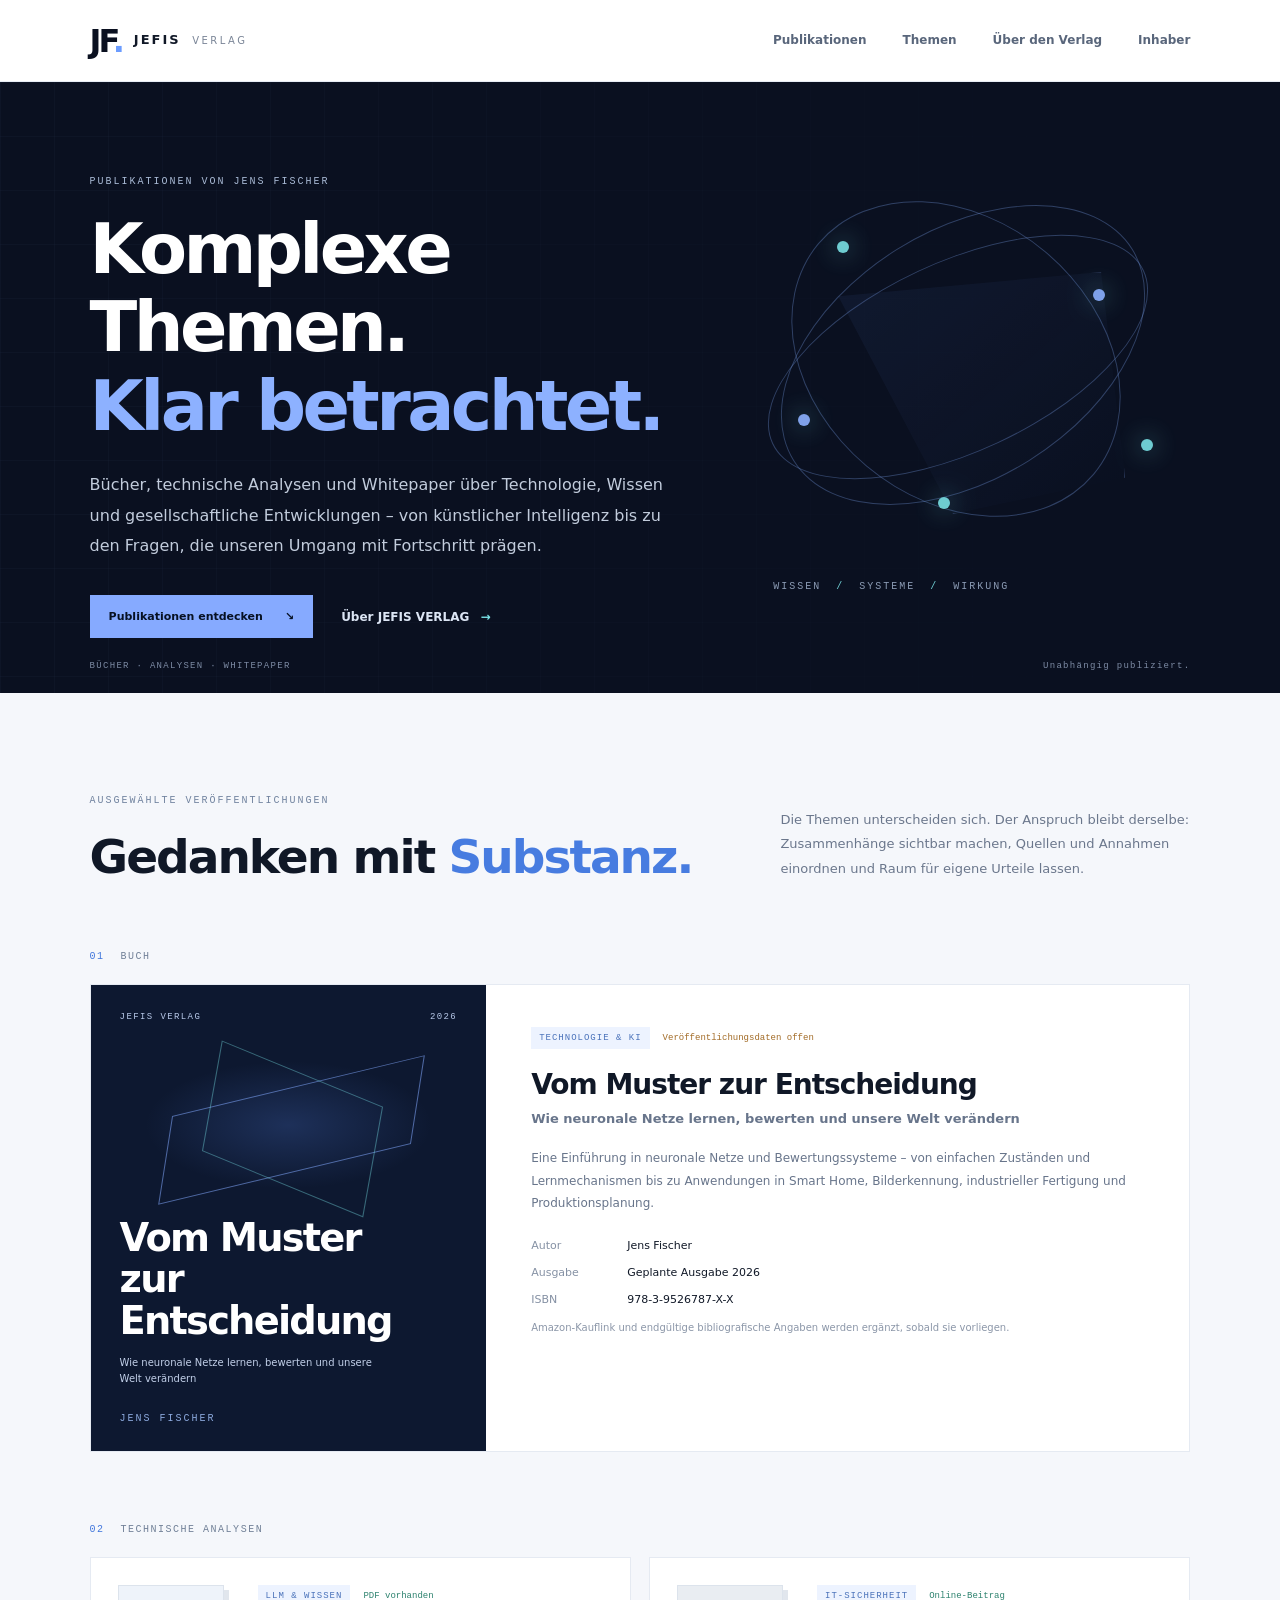
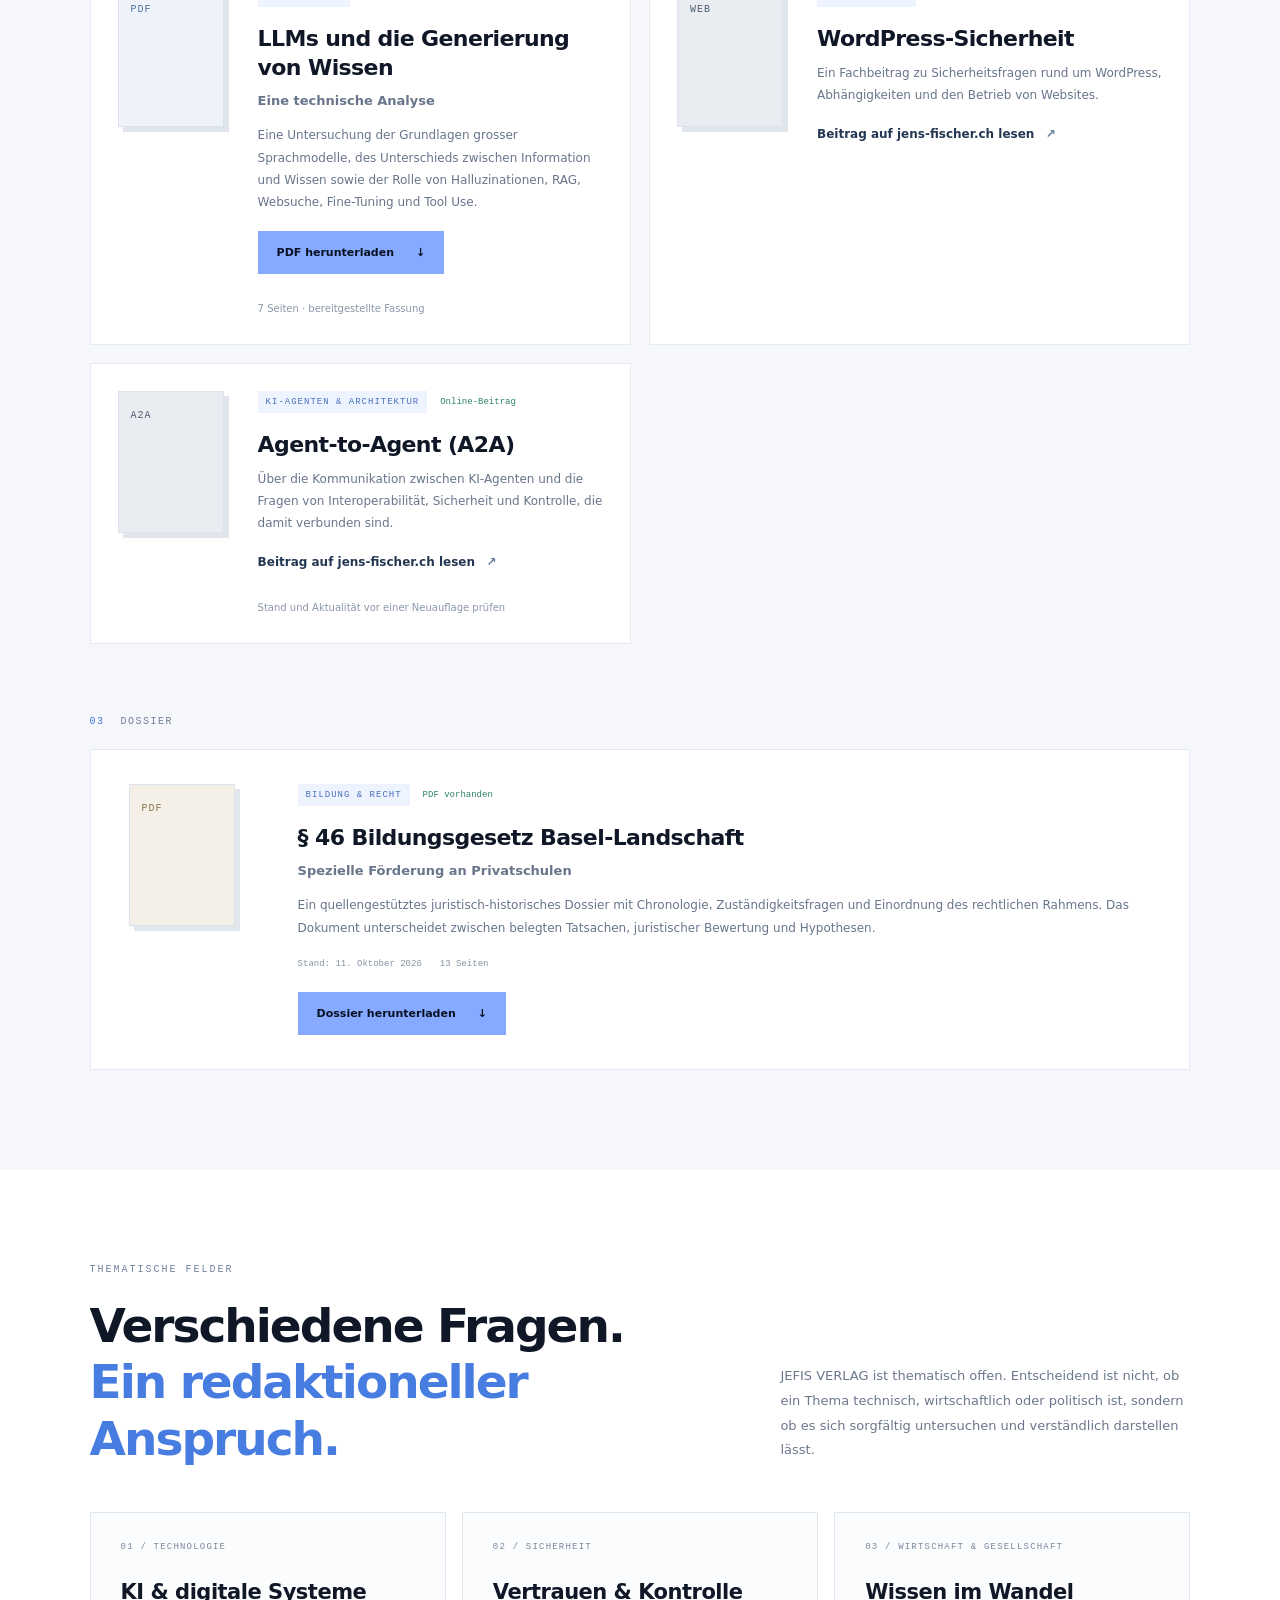
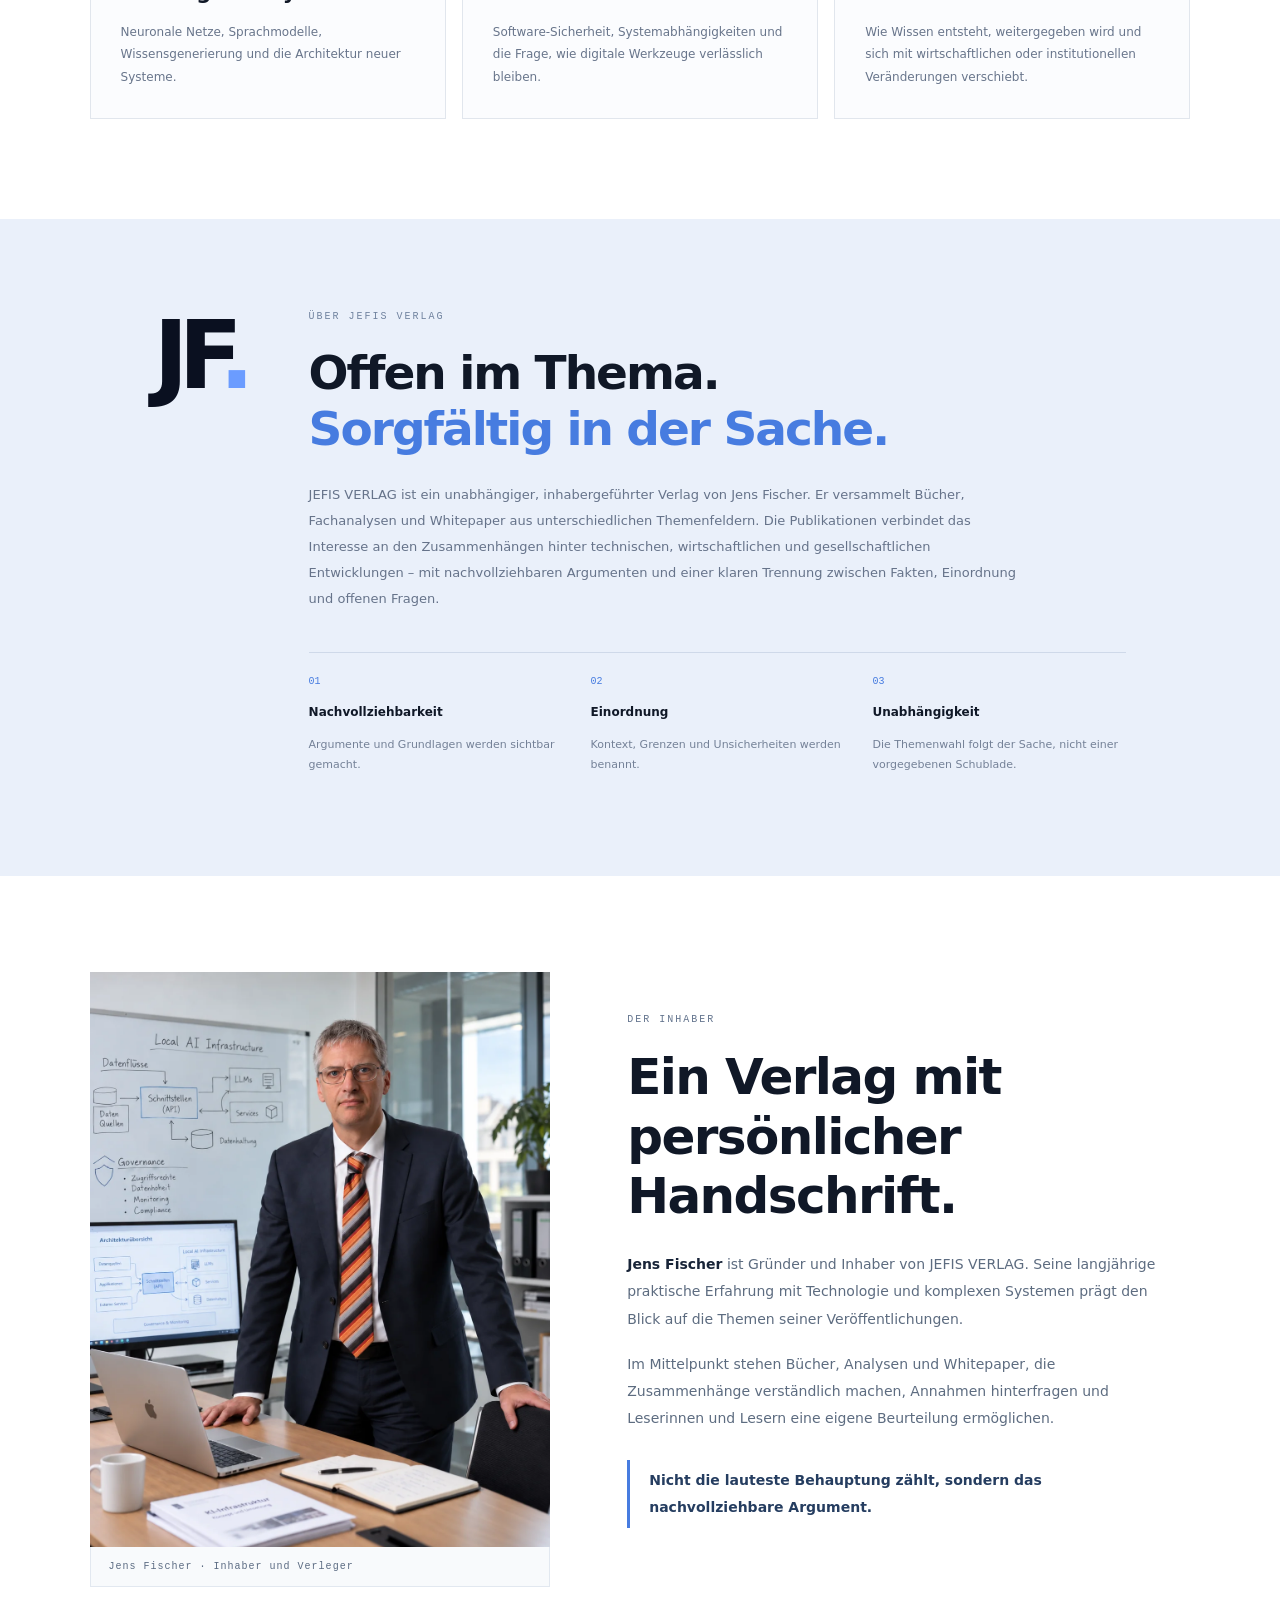
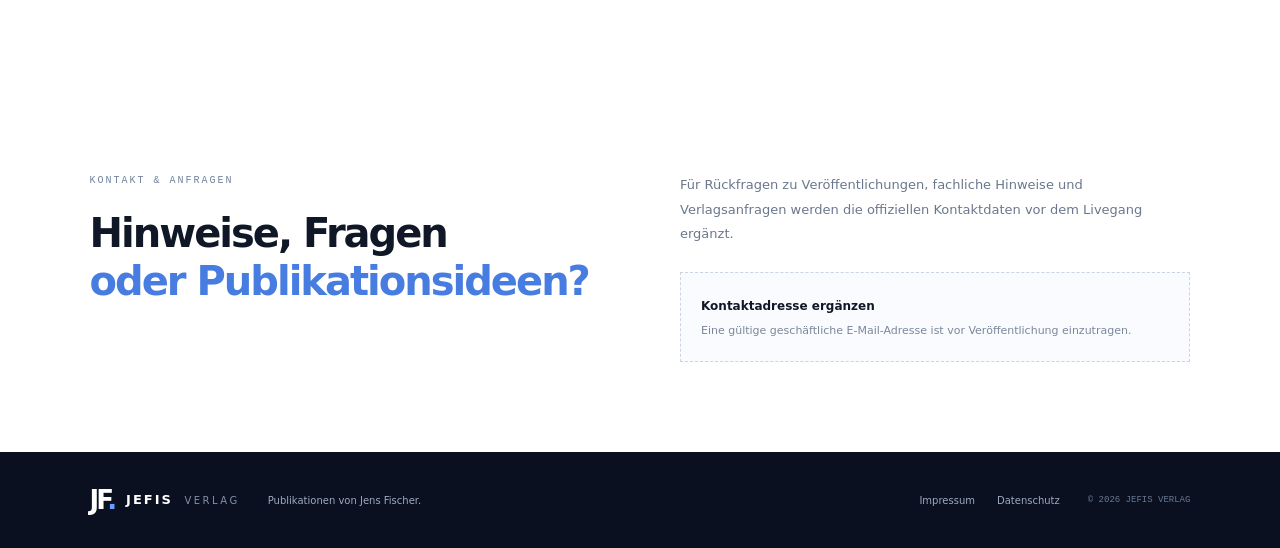
<file: index.html>
<!DOCTYPE html>

<html lang="de-CH">
<head>
<meta charset="utf-8"/>
<meta content="width=device-width, initial-scale=1" name="viewport"/>
<meta content="JEFIS VERLAG – Bücher, Fachanalysen und Whitepaper von Jens Fischer zu Technologie, Wissen, Sicherheit und gesellschaftlichem Wandel." name="description"/>
<meta content="#111a28" name="theme-color"/>
<title>JEFIS VERLAG — Publikationen von Jens Fischer</title>
<link href="assets/styles.css" rel="stylesheet"/>
</head>
<body>
<a class="skip-link" href="#inhalt">Zum Inhalt springen</a>
<header class="site-header">
<a aria-label="JEFIS VERLAG Startseite" class="brand" href="index.html"><span class="brand-mark">JF<span>.</span></span><span class="brand-name">JEFIS <b>VERLAG</b></span></a>
<nav aria-label="Hauptnavigation"><a href="#publikationen">Publikationen</a><a href="#themen">Themen</a><a href="#verlag">Über den Verlag</a><a href="#inhaber">Inhaber</a></nav>
</header>
<main id="inhalt">
<section class="hero">
<div class="hero-grid"></div>
<div class="hero-content">
<p class="eyebrow">Publikationen von Jens Fischer</p>
<h1>Komplexe Themen.<br/><span>Klar betrachtet.</span></h1>
<p class="hero-copy">Bücher, technische Analysen und Whitepaper über Technologie, Wissen und gesellschaftliche Entwicklungen – von künstlicher Intelligenz bis zu den Fragen, die unseren Umgang mit Fortschritt prägen.</p>
<div class="hero-actions"><a class="button button-primary" href="#publikationen">Publikationen entdecken <span aria-hidden="true">↘</span></a><a class="text-link" href="#verlag">Über JEFIS VERLAG <span aria-hidden="true">→</span></a></div>
</div>
<div aria-hidden="true" class="hero-art"><div class="orbit orbit-one"></div><div class="orbit orbit-two"></div><div class="orbit orbit-three"></div><div class="node node-a"></div><div class="node node-b"></div><div class="node node-c"></div><div class="node node-d"></div><div class="node node-e"></div><div class="hero-art-label">WISSEN <span>/</span> SYSTEME <span>/</span> WIRKUNG</div></div>
<div class="hero-foot"><span>BÜCHER · ANALYSEN · WHITEPAPER</span><span>Unabhängig publiziert.</span></div>
</section>
<section class="section publications" id="publikationen">
<div class="section-heading"><div><p class="eyebrow">Ausgewählte Veröffentlichungen</p><h2>Gedanken mit <span>Substanz.</span></h2></div><p class="section-intro">Die Themen unterscheiden sich. Der Anspruch bleibt derselbe: Zusammenhänge sichtbar machen, Quellen und Annahmen einordnen und Raum für eigene Urteile lassen.</p></div>
<div class="publication-group"><div class="group-label"><span>01</span><span>BUCH</span></div>
<article class="publication-card book-card">
<div aria-label="Gestaltete Titelansicht des Buches" class="book-cover"><div class="cover-top">JEFIS VERLAG <span>2026</span></div><div aria-hidden="true" class="cover-graphic"></div><div class="cover-title">Vom Muster<br/>zur Entscheidung</div><div class="cover-subtitle">Wie neuronale Netze lernen, bewerten und unsere Welt verändern</div><div class="cover-author">JENS FISCHER</div></div>
<div class="publication-info"><div class="meta-row"><span class="tag">TECHNOLOGIE &amp; KI</span><span class="status">Veröffentlichungsdaten offen</span></div><h3>Vom Muster zur Entscheidung</h3><p class="subtitle">Wie neuronale Netze lernen, bewerten und unsere Welt verändern</p><p>Eine Einführung in neuronale Netze und Bewertungssysteme – von einfachen Zuständen und Lernmechanismen bis zu Anwendungen in Smart Home, Bilderkennung, industrieller Fertigung und Produktionsplanung.</p><p class="detail-line"><span>Autor</span> Jens Fischer</p><p class="detail-line"><span>Ausgabe</span> Geplante Ausgabe 2026</p><p class="detail-line"><span>ISBN</span> 978-3-9526787-X-X</p><p class="micro-note">Amazon-Kauflink und endgültige bibliografische Angaben werden ergänzt, sobald sie vorliegen.</p></div>
</article>
</div>
<div class="publication-group"><div class="group-label"><span>02</span><span>TECHNISCHE ANALYSEN</span></div>
<div class="publication-list">
<article class="list-card"><div class="document-symbol symbol-blue"><span>PDF</span></div><div class="list-card-content"><div class="meta-row"><span class="tag">LLM &amp; WISSEN</span><span class="status status-live">PDF vorhanden</span></div><h3>LLMs und die Generierung von Wissen</h3><p class="subtitle">Eine technische Analyse</p><p>Eine Untersuchung der Grundlagen grosser Sprachmodelle, des Unterschieds zwischen Information und Wissen sowie der Rolle von Halluzinationen, RAG, Websuche, Fine-Tuning und Tool Use.</p><div class="card-actions"><a class="button button-primary" download="" href="whitepapers/llms-generierung-von-wissen.pdf">PDF herunterladen <span aria-hidden="true">↓</span></a><span class="micro-note">7 Seiten · bereitgestellte Fassung</span></div></div></article>
<article class="list-card"><div class="document-symbol symbol-slate"><span>WEB</span></div><div class="list-card-content"><div class="meta-row"><span class="tag">IT-SICHERHEIT</span><span class="status status-live">Online-Beitrag</span></div><h3>WordPress-Sicherheit</h3><p>Ein Fachbeitrag zu Sicherheitsfragen rund um WordPress, Abhängigkeiten und den Betrieb von Websites.</p><div class="card-actions"><a class="text-link dark-link" href="https://jens-fischer.ch/projekt-wordpress-sicherheit.html" rel="noopener noreferrer" target="_blank">Beitrag auf jens-fischer.ch lesen <span aria-hidden="true">↗</span></a></div></div></article>
<article class="list-card"><div class="document-symbol symbol-slate"><span>A2A</span></div><div class="list-card-content"><div class="meta-row"><span class="tag">KI-AGENTEN &amp; ARCHITEKTUR</span><span class="status status-live">Online-Beitrag</span></div><h3>Agent-to-Agent (A2A)</h3><p>Über die Kommunikation zwischen KI-Agenten und die Fragen von Interoperabilität, Sicherheit und Kontrolle, die damit verbunden sind.</p><div class="card-actions"><a class="text-link dark-link" href="https://jens-fischer.ch/a2a.html" rel="noopener noreferrer" target="_blank">Beitrag auf jens-fischer.ch lesen <span aria-hidden="true">↗</span></a><span class="micro-note">Stand und Aktualität vor einer Neuauflage prüfen</span></div></div></article>
</div>
</div>
<div class="publication-group"><div class="group-label"><span>03</span><span>DOSSIER</span></div>
<article class="list-card"><div class="document-symbol symbol-amber"><span>PDF</span></div><div class="list-card-content"><div class="meta-row"><span class="tag">BILDUNG &amp; RECHT</span><span class="status status-live">PDF vorhanden</span></div><h3>§ 46 Bildungsgesetz Basel-Landschaft</h3><p class="subtitle">Spezielle Förderung an Privatschulen</p><p>Ein quellengestütztes juristisch-historisches Dossier mit Chronologie, Zuständigkeitsfragen und Einordnung des rechtlichen Rahmens. Das Dokument unterscheidet zwischen belegten Tatsachen, juristischer Bewertung und Hypothesen.</p><div class="paper-meta"><span>Stand: 11. Oktober 2026</span><span>13 Seiten</span></div><div class="card-actions"><a class="button button-primary" download="" href="whitepapers/paragraph-46-bildungsgesetz-bl.pdf">Dossier herunterladen <span aria-hidden="true">↓</span></a></div></div></article>
</div>
</section>
<section class="themes-section" id="themen"><div class="section-heading"><div><p class="eyebrow">Thematische Felder</p><h2>Verschiedene Fragen.<br/><span>Ein redaktioneller Anspruch.</span></h2></div><p class="section-intro">JEFIS VERLAG ist thematisch offen. Entscheidend ist nicht, ob ein Thema technisch, wirtschaftlich oder politisch ist, sondern ob es sich sorgfältig untersuchen und verständlich darstellen lässt.</p></div>
<div class="theme-grid">
<article class="theme-card"><span class="theme-number">01 / TECHNOLOGIE</span><h3>KI &amp; digitale Systeme</h3><p>Neuronale Netze, Sprachmodelle, Wissensgenerierung und die Architektur neuer Systeme.</p></article>
<article class="theme-card"><span class="theme-number">02 / SICHERHEIT</span><h3>Vertrauen &amp; Kontrolle</h3><p>Software-Sicherheit, Systemabhängigkeiten und die Frage, wie digitale Werkzeuge verlässlich bleiben.</p></article>
<article class="theme-card"><span class="theme-number">03 / WIRTSCHAFT &amp; GESELLSCHAFT</span><h3>Wissen im Wandel</h3><p>Wie Wissen entsteht, weitergegeben wird und sich mit wirtschaftlichen oder institutionellen Veränderungen verschiebt.</p></article>

</div>
</section>
<section class="manifesto" id="verlag"><div class="manifesto-mark">JF<span>.</span></div><div><p class="eyebrow">Über JEFIS VERLAG</p><h2>Offen im Thema.<br/><span>Sorgfältig in der Sache.</span></h2><p>JEFIS VERLAG ist ein unabhängiger, inhabergeführter Verlag von Jens Fischer. Er versammelt Bücher, Fachanalysen und Whitepaper aus unterschiedlichen Themenfeldern. Die Publikationen verbindet das Interesse an den Zusammenhängen hinter technischen, wirtschaftlichen und gesellschaftlichen Entwicklungen – mit nachvollziehbaren Argumenten und einer klaren Trennung zwischen Fakten, Einordnung und offenen Fragen.</p><div class="principles"><div><span>01</span><b>Nachvollziehbarkeit</b><p>Argumente und Grundlagen werden sichtbar gemacht.</p></div><div><span>02</span><b>Einordnung</b><p>Kontext, Grenzen und Unsicherheiten werden benannt.</p></div><div><span>03</span><b>Unabhängigkeit</b><p>Die Themenwahl folgt der Sache, nicht einer vorgegebenen Schublade.</p></div></div></div></section><section aria-labelledby="owner-title" class="publisher-owner" id="inhaber">
<div class="owner-photo-wrap">
<img alt="Jens Fischer, Inhaber von JEFIS VERLAG, vor einer Tafel mit einer Skizze zu lokaler KI-Infrastruktur" decoding="async" height="1200" loading="lazy" src="assets/jefis-inhaber.webp" width="920"/>
<div class="owner-photo-caption">Jens Fischer · Inhaber und Verleger</div>
</div>
<div class="owner-text">
<p class="eyebrow">Der Inhaber</p>
<h2 id="owner-title">Ein Verlag mit persönlicher Handschrift.</h2>
<p><strong>Jens Fischer</strong> ist Gründer und Inhaber von JEFIS VERLAG. Seine langjährige praktische Erfahrung mit Technologie und komplexen Systemen prägt den Blick auf die Themen seiner Veröffentlichungen.</p>
<p>Im Mittelpunkt stehen Bücher, Analysen und Whitepaper, die Zusammenhänge verständlich machen, Annahmen hinterfragen und Leserinnen und Lesern eine eigene Beurteilung ermöglichen.</p>
<p class="owner-note">Nicht die lauteste Behauptung zählt, sondern das nachvollziehbare Argument.</p>
</div>
</section>
<section class="contact-section" id="kontakt"><div><p class="eyebrow">Kontakt &amp; Anfragen</p><h2>Hinweise, Fragen<br/><span>oder Publikationsideen?</span></h2></div><div class="contact-content"><p>Für Rückfragen zu Veröffentlichungen, fachliche Hinweise und Verlagsanfragen werden die offiziellen Kontaktdaten vor dem Livegang ergänzt.</p><div class="contact-placeholder"><div><b>Kontaktadresse ergänzen</b><p>Eine gültige geschäftliche E-Mail-Adresse ist vor Veröffentlichung einzutragen.</p></div></div></div></section>
</main>
<footer class="site-footer"><a class="brand footer-brand" href="index.html"><span class="brand-mark">JF<span>.</span></span><span class="brand-name">JEFIS <b>VERLAG</b></span></a><p>Publikationen von Jens Fischer.</p><div class="footer-links"><a href="impressum.html">Impressum</a><a href="datenschutz.html">Datenschutz</a></div><span class="copyright">© 2026 JEFIS VERLAG</span></footer>
</body>
</html>
</file>
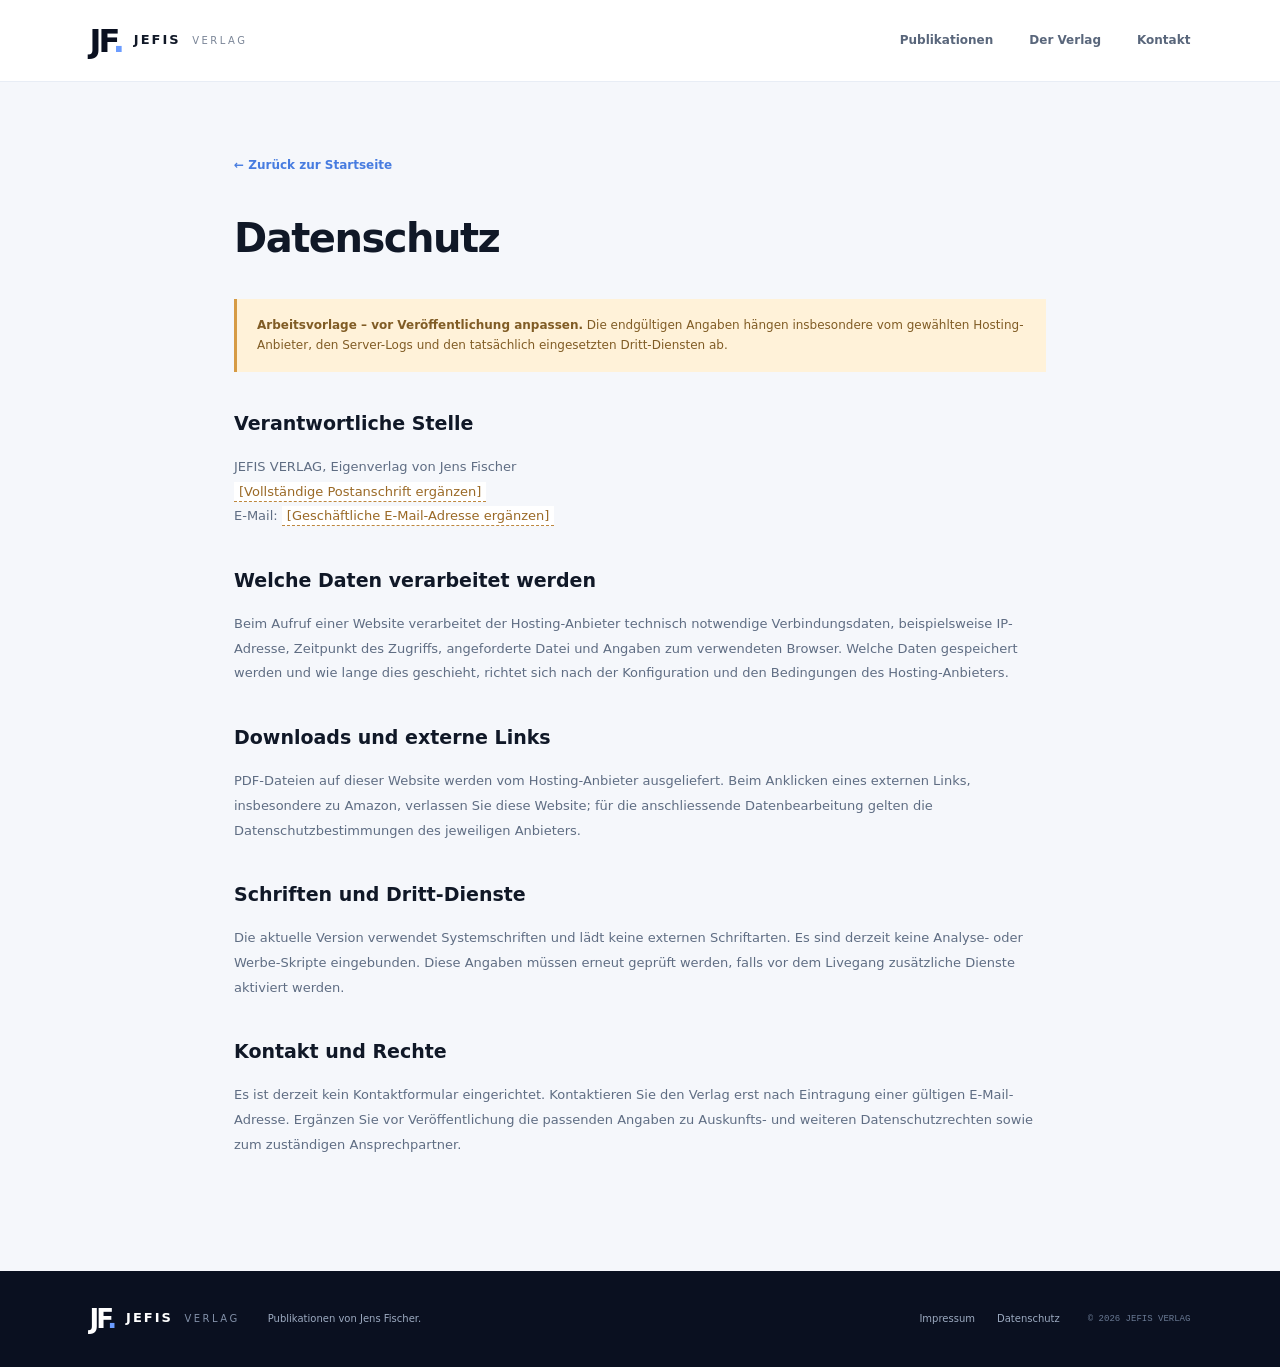
<file: datenschutz.html>
<!doctype html><html lang="de-CH"><head><meta charset="utf-8"><meta name="viewport" content="width=device-width,initial-scale=1"><meta name="description" content="Datenschutzhinweise des JEFIS VERLAGs."><title>Datenschutz — JEFIS VERLAG</title><link rel="stylesheet" href="assets/styles.css"></head><body><header class="site-header"><a class="brand" href="index.html"><span class="brand-mark">JF<span>.</span></span><span class="brand-name">JEFIS <b>VERLAG</b></span></a><nav><a href="index.html#publikationen">Publikationen</a><a href="index.html#verlag">Der Verlag</a><a href="index.html#kontakt">Kontakt</a></nav></header><main class="legal-page"><a class="back-link" href="index.html">← Zurück zur Startseite</a><h1>Datenschutz</h1><div class="legal-warning"><strong>Arbeitsvorlage – vor Veröffentlichung anpassen.</strong> Die endgültigen Angaben hängen insbesondere vom gewählten Hosting-Anbieter, den Server-Logs und den tatsächlich eingesetzten Dritt-Diensten ab.</div><h2>Verantwortliche Stelle</h2><p>JEFIS VERLAG, Eigenverlag von Jens Fischer<br><span class="placeholder">[Vollständige Postanschrift ergänzen]</span><br>E-Mail: <span class="placeholder">[Geschäftliche E-Mail-Adresse ergänzen]</span></p><h2>Welche Daten verarbeitet werden</h2><p>Beim Aufruf einer Website verarbeitet der Hosting-Anbieter technisch notwendige Verbindungsdaten, beispielsweise IP-Adresse, Zeitpunkt des Zugriffs, angeforderte Datei und Angaben zum verwendeten Browser. Welche Daten gespeichert werden und wie lange dies geschieht, richtet sich nach der Konfiguration und den Bedingungen des Hosting-Anbieters.</p><h2>Downloads und externe Links</h2><p>PDF-Dateien auf dieser Website werden vom Hosting-Anbieter ausgeliefert. Beim Anklicken eines externen Links, insbesondere zu Amazon, verlassen Sie diese Website; für die anschliessende Datenbearbeitung gelten die Datenschutzbestimmungen des jeweiligen Anbieters.</p><h2>Schriften und Dritt-Dienste</h2><p>Die aktuelle Version verwendet Systemschriften und lädt keine externen Schriftarten. Es sind derzeit keine Analyse- oder Werbe-Skripte eingebunden. Diese Angaben müssen erneut geprüft werden, falls vor dem Livegang zusätzliche Dienste aktiviert werden.</p><h2>Kontakt und Rechte</h2><p>Es ist derzeit kein Kontaktformular eingerichtet. Kontaktieren Sie den Verlag erst nach Eintragung einer gültigen E-Mail-Adresse. Ergänzen Sie vor Veröffentlichung die passenden Angaben zu Auskunfts- und weiteren Datenschutzrechten sowie zum zuständigen Ansprechpartner.</p></main><footer class="site-footer"><a class="brand footer-brand" href="index.html"><span class="brand-mark">JF<span>.</span></span><span class="brand-name">JEFIS <b>VERLAG</b></span></a><p>Publikationen von Jens Fischer.</p><div class="footer-links"><a href="impressum.html">Impressum</a><a href="datenschutz.html">Datenschutz</a></div><span class="copyright">© 2026 JEFIS VERLAG</span></footer></body></html>
</file>
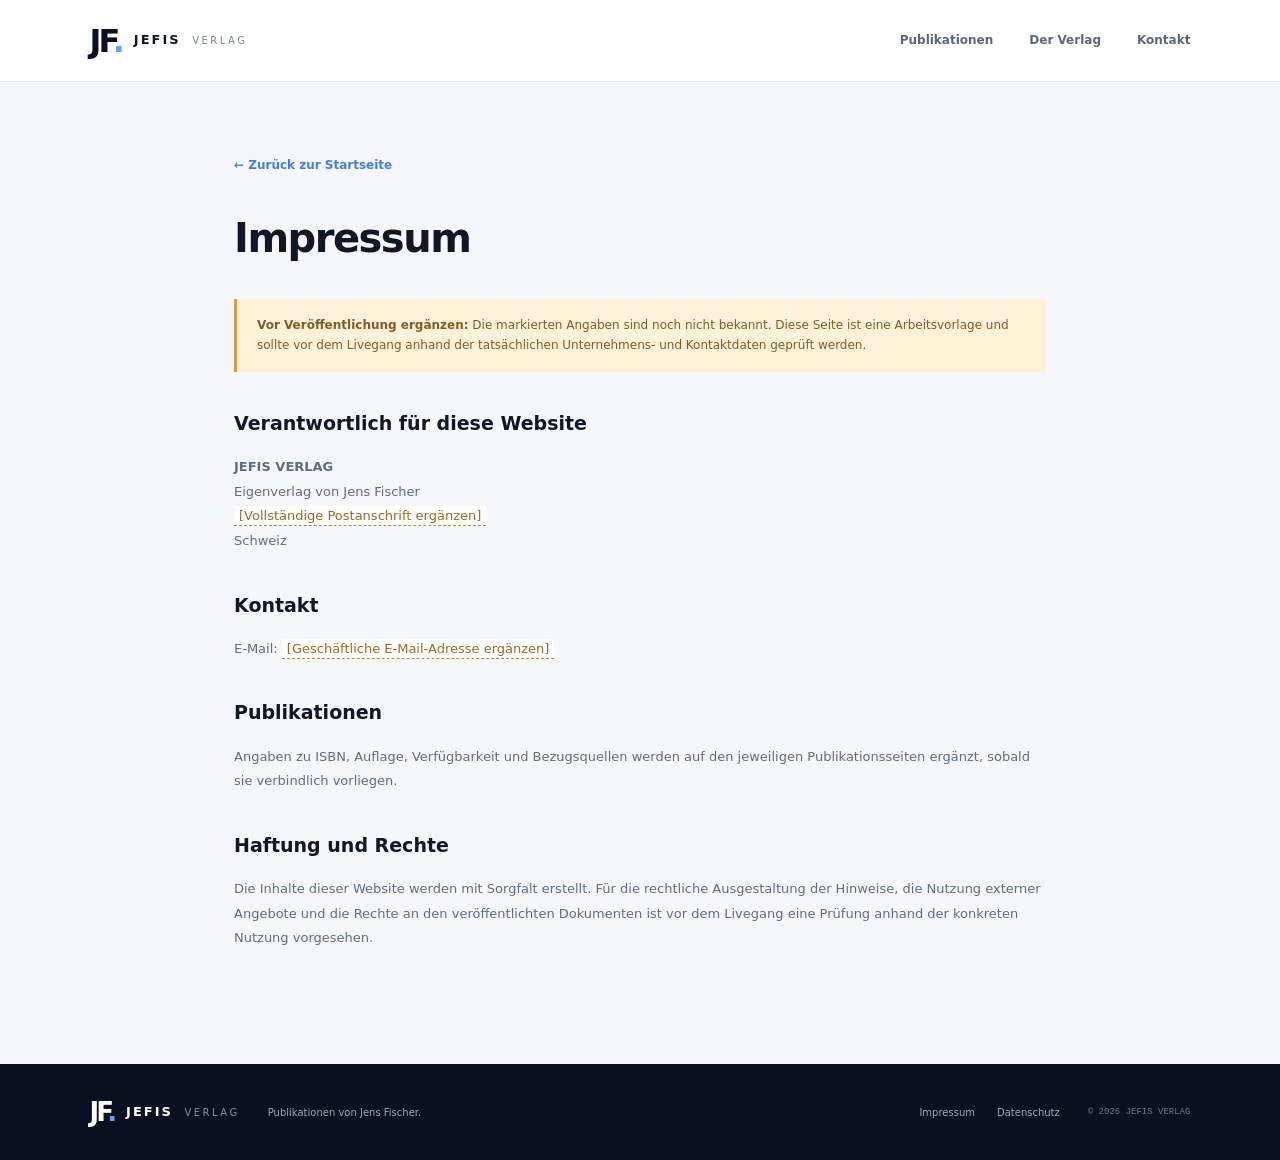
<file: impressum.html>
<!doctype html><html lang="de-CH"><head><meta charset="utf-8"><meta name="viewport" content="width=device-width,initial-scale=1"><meta name="description" content="Impressum des JEFIS VERLAGs."><title>Impressum — JEFIS VERLAG</title><link rel="stylesheet" href="assets/styles.css"></head><body><header class="site-header"><a class="brand" href="index.html"><span class="brand-mark">JF<span>.</span></span><span class="brand-name">JEFIS <b>VERLAG</b></span></a><nav><a href="index.html#publikationen">Publikationen</a><a href="index.html#verlag">Der Verlag</a><a href="index.html#kontakt">Kontakt</a></nav></header><main class="legal-page"><a class="back-link" href="index.html">← Zurück zur Startseite</a><h1>Impressum</h1><div class="legal-warning"><strong>Vor Veröffentlichung ergänzen:</strong> Die markierten Angaben sind noch nicht bekannt. Diese Seite ist eine Arbeitsvorlage und sollte vor dem Livegang anhand der tatsächlichen Unternehmens- und Kontaktdaten geprüft werden.</div><h2>Verantwortlich für diese Website</h2><p><strong>JEFIS VERLAG</strong><br>Eigenverlag von Jens Fischer<br><span class="placeholder">[Vollständige Postanschrift ergänzen]</span><br>Schweiz</p><h2>Kontakt</h2><p>E-Mail: <span class="placeholder">[Geschäftliche E-Mail-Adresse ergänzen]</span></p><h2>Publikationen</h2><p>Angaben zu ISBN, Auflage, Verfügbarkeit und Bezugsquellen werden auf den jeweiligen Publikationsseiten ergänzt, sobald sie verbindlich vorliegen.</p><h2>Haftung und Rechte</h2><p>Die Inhalte dieser Website werden mit Sorgfalt erstellt. Für die rechtliche Ausgestaltung der Hinweise, die Nutzung externer Angebote und die Rechte an den veröffentlichten Dokumenten ist vor dem Livegang eine Prüfung anhand der konkreten Nutzung vorgesehen.</p></main><footer class="site-footer"><a class="brand footer-brand" href="index.html"><span class="brand-mark">JF<span>.</span></span><span class="brand-name">JEFIS <b>VERLAG</b></span></a><p>Publikationen von Jens Fischer.</p><div class="footer-links"><a href="impressum.html">Impressum</a><a href="datenschutz.html">Datenschutz</a></div><span class="copyright">© 2026 JEFIS VERLAG</span></footer></body></html>
</file>
<file: assets/styles.css>
:root{--ink:#101827;--navy:#0a1020;--muted:#637087;--blue:#6b9cff;--cyan:#79e1e5;--paper:#f5f7fb;--line:#dfe5ef;--white:#fff;--mono:'SFMono-Regular',Consolas,'Liberation Mono',monospace;--sans:Inter,ui-sans-serif,system-ui,-apple-system,BlinkMacSystemFont,'Segoe UI',Arial,sans-serif}*{box-sizing:border-box}html{scroll-behavior:smooth;scroll-padding-top:90px}body{margin:0;background:var(--paper);color:var(--ink);font-family:var(--sans);font-size:15px;line-height:1.7;-webkit-font-smoothing:antialiased}a{color:inherit;text-decoration:none}.skip-link{position:absolute;left:-9999px;top:0;background:#fff;padding:10px}.skip-link:focus{left:10px;z-index:100}.site-header{height:82px;padding:0 7vw;display:flex;align-items:center;justify-content:space-between;background:#fff;border-bottom:1px solid #e8edf5}.brand{display:inline-flex;align-items:center;gap:12px}.brand-mark{font-size:32px;font-weight:800;letter-spacing:-3px;line-height:1;color:var(--navy)}.brand-mark span,.manifesto-mark span{color:var(--blue)}.brand-name{font-size:13px;font-weight:800;letter-spacing:2px}.brand-name b{font-size:10px;font-weight:500;color:#7a8597;letter-spacing:2.5px;margin-left:5px}nav{display:flex;gap:36px;font-size:12px;font-weight:700;color:#59667b}nav a:hover,.footer-links a:hover{color:#2e65ca}.hero{position:relative;min-height:610px;background:var(--navy);color:#fff;padding:92px 7vw 55px;overflow:hidden;isolation:isolate}.hero-grid{position:absolute;inset:0;z-index:-1;opacity:.17;background-image:linear-gradient(rgba(132,164,218,.22) 1px,transparent 1px),linear-gradient(90deg,rgba(132,164,218,.22) 1px,transparent 1px);background-size:54px 54px;mask-image:linear-gradient(90deg,black,transparent 92%)}.hero-content{max-width:680px;position:relative;z-index:2}.eyebrow{font:500 10px/1.5 var(--mono);text-transform:uppercase;letter-spacing:2px;color:#71839f;margin:0 0 21px}.hero .eyebrow{color:#a9bad5}.eyebrow-line{display:inline-block;width:25px;height:1px;background:var(--cyan);vertical-align:middle;margin-right:11px}.hero h1{font-size:clamp(40px,5.5vw,70px);line-height:1.12;letter-spacing:-3.6px;margin:0 0 25px;font-weight:700}.hero h1 span{color:#8db1ff}.hero-copy{font-size:16px;line-height:1.9;max-width:600px;color:#c2ccdc;margin:0 0 34px}.hero-actions{display:flex;align-items:center;gap:28px;flex-wrap:wrap}.button{display:inline-flex;align-items:center;justify-content:center;gap:22px;padding:14px 18px;font:700 11px var(--sans);border:1px solid transparent;cursor:pointer;transition:transform .18s,background .18s}.button:hover:not(:disabled){transform:translateY(-2px)}.button-primary{background:#86aaff;color:#071123}.button-primary:hover{background:#a3beff}.text-link{font-size:12px;font-weight:700;color:#dce5f4}.text-link span{color:var(--cyan);margin-left:7px}.hero-art{position:absolute;width:470px;height:470px;right:6%;top:65px;opacity:.9}.orbit{position:absolute;border:1px solid rgba(130,170,245,.35);border-radius:50%;transform:rotate(-25deg)}.orbit-one{width:410px;height:190px;left:20px;top:115px}.orbit-two{width:360px;height:280px;left:43px;top:72px;transform:rotate(40deg)}.orbit-three{width:250px;height:400px;left:105px;top:8px;transform:rotate(58deg)}.node{position:absolute;width:12px;height:12px;border-radius:50%;background:var(--cyan);box-shadow:0 0 25px rgba(121,225,229,.7)}.node-a{left:104px;top:94px}.node-b{left:360px;top:142px;background:#8db1ff}.node-c{left:205px;top:350px}.node-d{left:408px;top:292px}.node-e{left:65px;top:267px;background:#8db1ff}.hero-art:after{content:'';position:absolute;left:90px;top:125px;width:300px;height:240px;border:1px solid rgba(141,177,255,.2);clip-path:polygon(5% 10%,92% 0,100% 85%,43% 100%);background:linear-gradient(140deg,rgba(105,150,255,.08),transparent)}.hero-art-label{position:absolute;bottom:25px;left:40px;font:10px var(--mono);letter-spacing:2px;color:#9aabc5}.hero-art-label span{color:var(--cyan);padding:0 7px}.hero-foot{position:absolute;left:7vw;right:7vw;bottom:22px;display:flex;justify-content:space-between;font:9px var(--mono);letter-spacing:1.3px;color:#7d8ba4}.section{padding:100px 7vw}.section-heading{display:flex;justify-content:space-between;gap:50px;align-items:end;margin-bottom:65px}.section-heading h2,.manifesto h2,.contact-section h2{font-size:clamp(32px,4vw,47px);line-height:1.2;letter-spacing:-2px;margin:0;font-weight:700}.section-heading h2 span,.manifesto h2 span,.contact-section h2 span{color:#477ce0}.section-intro{max-width:410px;margin:0 0 4px;color:#6b778c;font-size:13px;line-height:1.9}.publication-group{margin-top:20px}.group-label{display:flex;align-items:center;gap:16px;font:10px var(--mono);letter-spacing:1.5px;color:#718097;margin-bottom:22px}.group-label>span:first-child{color:#4277dc}.group-rule{height:1px;background:var(--line);flex:1}.publication-card{display:grid;grid-template-columns:minmax(230px,36%) 1fr;background:#fff;border:1px solid #e5eaf2}.book-cover{min-height:420px;padding:27px 29px;background:#0d1830;color:#fff;display:flex;flex-direction:column;position:relative;overflow:hidden}.cover-top{display:flex;justify-content:space-between;font:9px var(--mono);letter-spacing:1.4px;color:#b8c9e9}.cover-graphic{height:150px;position:relative;margin:28px 0 17px;background:radial-gradient(ellipse at center,rgba(96,145,255,.2),transparent 60%)}.cover-graphic span{position:absolute;width:7px;height:7px;border-radius:50%;background:#80e0e2;box-shadow:0 0 18px #80e0e2}.cover-graphic span:nth-child(1){top:24px;left:15%}.cover-graphic span:nth-child(2){top:88px;left:34%}.cover-graphic span:nth-child(3){top:44px;left:55%}.cover-graphic span:nth-child(4){top:112px;left:76%}.cover-graphic span:nth-child(5){top:19px;left:86%}.cover-graphic:before,.cover-graphic:after{content:'';position:absolute;left:16%;top:23%;width:69%;height:60%;border:1px solid rgba(132,169,255,.55);transform:skew(-23deg) rotate(-15deg)}.cover-graphic:after{left:28%;top:12%;width:46%;height:80%;transform:skew(16deg) rotate(25deg);border-color:rgba(121,225,229,.4)}.cover-graphic i{position:absolute;left:22%;top:50%;width:58%;height:1px;background:rgba(121,225,229,.45);transform:rotate(18deg)}.cover-title{font-size:clamp(28px,3vw,39px);line-height:1.08;letter-spacing:-1.8px;font-weight:700;position:relative}.cover-subtitle{font-size:10px;line-height:1.6;color:#c2d0e9;margin-top:14px;max-width:270px}.cover-author{margin-top:auto;padding-top:26px;font:10px var(--mono);letter-spacing:2px;color:#8ca9dd}.publication-info{padding:42px 45px}.meta-row{display:flex;align-items:center;gap:13px;flex-wrap:wrap;margin-bottom:18px}.tag{font:9px var(--mono);letter-spacing:1px;color:#4a72ba;background:#edf3ff;padding:6px 8px}.status{font:9px var(--mono);color:#a26b26}.status-live{color:#2d826e}.publication-info h3,.whitepaper-info h3{font-size:28px;letter-spacing:-1px;line-height:1.25;margin:0 0 6px}.subtitle{font-size:13px;font-weight:700;color:#68758b;margin:0 0 17px}.publication-info>p:not(.subtitle):not(.detail-line):not(.micro-note),.whitepaper-info>p:not(.subtitle):not(.micro-note){font-size:12px;line-height:1.9;color:#68758b;margin:0 0 22px}.detail-line{display:flex;gap:20px;margin:8px 0;font-size:11px}.detail-line span{width:76px;color:#8591a4}.button-disabled{background:#eef1f6;color:#8a94a5;border-color:#e3e8f0;cursor:not-allowed;margin-top:17px}.micro-note{font-size:10px;color:#8b96a8;margin:10px 0 0;line-height:1.7}.whitepaper-group{margin-top:72px}.whitepaper-card{display:grid;grid-template-columns:145px 1fr;gap:32px;padding:37px 42px;background:#fff;border:1px solid #e5eaf2}.paper-icon{height:174px;width:130px;background:#eaf0fa;border:1px solid #d7e0ef;position:relative;padding:22px 14px;color:#477ce0;font:11px var(--mono);letter-spacing:1px;box-shadow:7px 7px 0 #d9e2f0}.paper-corner{position:absolute;right:0;top:0;width:24px;height:24px;background:#d1def2;clip-path:polygon(0 0,100% 100%,100% 0)}.paper-icon i{display:block;height:3px;background:#bdcce2;margin-top:13px;width:85%}.paper-icon i:nth-of-type(2){width:68%}.paper-icon i:nth-of-type(3){width:92%}.paper-icon i:nth-of-type(4){width:52%}.whitepaper-info h3{font-size:24px}.paper-meta{display:flex;gap:18px;flex-wrap:wrap;font:9px var(--mono);color:#8792a4;margin:20px 0 23px}.whitepaper-info .button{margin-top:0}.manifesto{background:#eaf0fa;padding:90px 12vw;display:grid;grid-template-columns:120px 1fr;gap:35px}.manifesto-mark{font-size:94px;font-weight:800;line-height:1;color:#0a1020;letter-spacing:-10px}.manifesto h2{margin-bottom:24px}.manifesto>div:nth-child(2)>p:not(.eyebrow){max-width:720px;font-size:13px;line-height:2;color:#66738a}.principles{display:grid;grid-template-columns:repeat(3,1fr);gap:28px;margin-top:40px;border-top:1px solid #cfd9e9;padding-top:23px}.principles div>span{display:block;font:10px var(--mono);color:#477ce0;margin-bottom:12px}.principles b{font-size:12px}.principles p{font-size:11px;line-height:1.8;color:#748197}.contact-section{padding:90px 7vw;display:grid;grid-template-columns:1fr 1fr;gap:80px;background:#fff}.contact-section h2{font-size:40px}.contact-content>p{font-size:13px;line-height:1.9;color:#6b778c;margin:0 0 25px}.contact-placeholder{display:flex;gap:14px;align-items:flex-start;padding:20px;border:1px dashed #cbd4e3;background:#f9fbfe}.contact-dot{width:8px;height:8px;border-radius:50%;background:#d69b45;margin-top:8px;flex-shrink:0}.contact-placeholder b{font-size:12px}.contact-placeholder p{font-size:11px;color:#7a879b;margin:4px 0 0}.site-footer{background:#0a1020;color:#9caac0;padding:35px 7vw;display:flex;align-items:center;gap:28px;flex-wrap:wrap}.footer-brand .brand-mark{color:#fff;font-size:26px}.footer-brand .brand-name{color:#fff}.footer-brand .brand-name b{color:#8290a8}.site-footer>p{font-size:10px;margin:0;flex:1}.footer-links{display:flex;gap:22px;font-size:10px}.copyright{font:9px var(--mono);color:#697993}
.legal-page{max-width:860px;margin:0 auto;padding:70px 24px 100px;min-height:70vh}.legal-page h1{font-size:40px;letter-spacing:-1.5px}.legal-page h2{font-size:19px;margin-top:35px}.legal-page p,.legal-page li{font-size:13px;color:#5f6d83;line-height:1.9}.legal-warning{padding:16px 20px;background:#fff2d9;border-left:3px solid #d69b45;color:#805c25;font-size:12px;margin:25px 0}.back-link{font-size:12px;color:#477ce0;font-weight:700}.placeholder{background:#fff;padding:2px 5px;border-bottom:1px dashed #bd873e;color:#9a6926}
@media(max-width:900px){.hero-art{right:-170px;opacity:.35}.hero-content{max-width:680px}.publication-info{padding:30px}.manifesto{padding:75px 7vw;grid-template-columns:75px 1fr}.manifesto-mark{font-size:70px}.contact-section{gap:35px}}@media(max-width:640px){.site-header{height:auto;min-height:76px;padding:18px 6vw;align-items:flex-start;gap:16px;flex-direction:column}nav{gap:21px;flex-wrap:wrap}.hero{padding:76px 6vw 75px;min-height:600px}.hero h1{letter-spacing:-2px}.hero-art{top:190px;right:-230px;opacity:.25}.hero-foot{left:6vw;right:6vw;font-size:8px}.hero-foot span:last-child{display:none}.section{padding:70px 6vw}.section-heading{display:block;margin-bottom:45px}.section-intro{margin-top:22px}.publication-card{grid-template-columns:1fr}.book-cover{min-height:390px}.publication-info{padding:28px 23px}.publication-info h3{font-size:25px}.whitepaper-card{grid-template-columns:1fr;padding:26px 23px;gap:28px}.paper-icon{height:145px;width:110px}.whitepaper-info h3{font-size:22px}.paper-meta{flex-direction:column;gap:7px}.manifesto{padding:70px 6vw;display:block}.manifesto-mark{margin-bottom:35px}.principles{grid-template-columns:1fr;gap:10px}.principles p{margin-top:4px}.contact-section{padding:70px 6vw;grid-template-columns:1fr;gap:25px}.contact-section h2{font-size:34px}.site-footer{padding:30px 6vw;gap:18px}.site-footer>p{flex-basis:100%;order:2}.footer-links{margin-left:auto}.copyright{flex-basis:100%}}
@media(prefers-reduced-motion:reduce){html{scroll-behavior:auto}*,*:before,*:after{transition:none!important}}

/* Editorial expansion for JEFIS VERLAG */

.publication-group+.publication-group{margin-top:72px}.publication-list{display:grid;grid-template-columns:1fr 1fr;gap:18px}.list-card{display:grid;grid-template-columns:116px 1fr;gap:24px;align-items:start;background:#fff;border:1px solid #e5eaf2;padding:27px}.publication-group>.list-card{grid-template-columns:145px 1fr;padding:34px 38px}.document-symbol{height:142px;max-width:106px;width:100%;padding:18px 12px;display:flex;flex-direction:column;align-items:flex-start;gap:11px;border:1px solid #dce3ec;position:relative;font:10px var(--mono);letter-spacing:1px;box-shadow:5px 5px 0 #e1e6ed}.document-symbol span{margin-bottom:8px}.document-symbol i{display:block;height:3px;background:currentColor;opacity:.3;width:83%}.document-symbol i:nth-of-type(2){width:64%}.document-symbol i:nth-of-type(3){width:90%}.symbol-blue{background:#eef3fa;color:#4d6f9d}.symbol-slate{background:#e9edf2;color:#4e5d70}.symbol-amber{background:#f4f0e8;color:#89754e}.list-card-content{min-width:0}.list-card h3{font-size:22px;line-height:1.3;letter-spacing:-.6px;margin:0 0 8px}.list-card p:not(.subtitle):not(.micro-note){font-size:12px;line-height:1.85;color:#68758b;margin:0 0 17px}.list-card .subtitle{margin-bottom:12px}.card-actions{display:flex;align-items:center;gap:16px;flex-wrap:wrap;margin-top:18px}.card-actions .button{margin:0}.dark-link{color:#243752}.dark-link span{color:#607995}.themes-section{padding:92px 7vw 100px;background:#fff}.themes-section .section-heading{margin-bottom:45px}.theme-grid{display:grid;grid-template-columns:repeat(2,minmax(0,1fr));gap:16px}.theme-card{padding:29px 30px;border:1px solid #e1e6ed;background:#fbfcfe;min-height:190px}.theme-number{display:block;font:9px var(--mono);letter-spacing:1.2px;color:#78879b;margin-bottom:23px}.theme-card h3{font-size:21px;letter-spacing:-.5px;margin:0 0 10px}.theme-card p{font-size:12px;line-height:1.9;color:#68758b;margin:0;max-width:500px}.theme-card-future{background:#f2f4f6;border-style:dashed}.future-note{display:inline-block;margin-top:16px;font:9px var(--mono);letter-spacing:.4px;color:#7c8796}
@media(max-width:900px){.publication-list{grid-template-columns:1fr}.themes-section{padding:75px 7vw}.publication-group>.list-card{grid-template-columns:125px 1fr;padding:28px}.list-card{grid-template-columns:100px 1fr;padding:24px}.document-symbol{max-width:90px;height:125px}}
@media(max-width:640px){.publication-group+.publication-group{margin-top:55px}.list-card,.publication-group>.list-card{grid-template-columns:1fr;padding:24px 21px;gap:22px}.document-symbol{height:112px;width:88px}.themes-section{padding:68px 6vw}.theme-grid{grid-template-columns:1fr}.theme-card{min-height:0;padding:25px}.theme-number{margin-bottom:15px}.card-actions{align-items:flex-start;flex-direction:column;gap:10px}.manifesto-mark{font-size:68px}}


/* JEFIS VERLAG: publisher-specific corrections and owner portrait. */
.theme-grid{grid-template-columns:repeat(3,minmax(0,1fr))}
.publisher-owner{display:grid;grid-template-columns:minmax(280px,0.9fr) minmax(0,1.1fr);background:#fff;gap:clamp(42px,6vw,100px);padding:96px 7vw;align-items:center}
.owner-photo-wrap{margin:0;max-width:480px;background:#edf1f6;position:relative}
.owner-photo-wrap img{display:block;width:100%;height:auto;max-height:575px;object-fit:cover;object-position:center 24%}
.owner-photo-caption{padding:14px 18px;font:10px var(--mono);letter-spacing:1px;color:#5b6b82;border:1px solid #e2e8f0;border-top:0;background:#f8fafc}
.owner-text{max-width:550px}
.owner-text .eyebrow{color:#62738d}
.owner-text h2{font-size:clamp(32px,4vw,50px);line-height:1.19;letter-spacing:-1.6px;margin:0 0 24px;font-weight:700}
.owner-text p:not(.eyebrow){font-size:14px;line-height:1.95;color:#5d6c80;margin:0 0 18px}
.owner-text strong{color:#182438}
.owner-text .owner-note{border-left:3px solid #477ce0;padding:7px 0 7px 19px;margin-top:27px!important;color:#253d60!important;font-weight:600}
@media(max-width:900px){.publisher-owner{gap:35px;padding:76px 7vw}}
@media(max-width:700px){.publisher-owner{grid-template-columns:1fr;padding:65px 6vw;gap:32px}.owner-photo-wrap{max-width:450px}.owner-photo-wrap img{max-height:530px}.theme-grid{grid-template-columns:1fr}}
</file>
